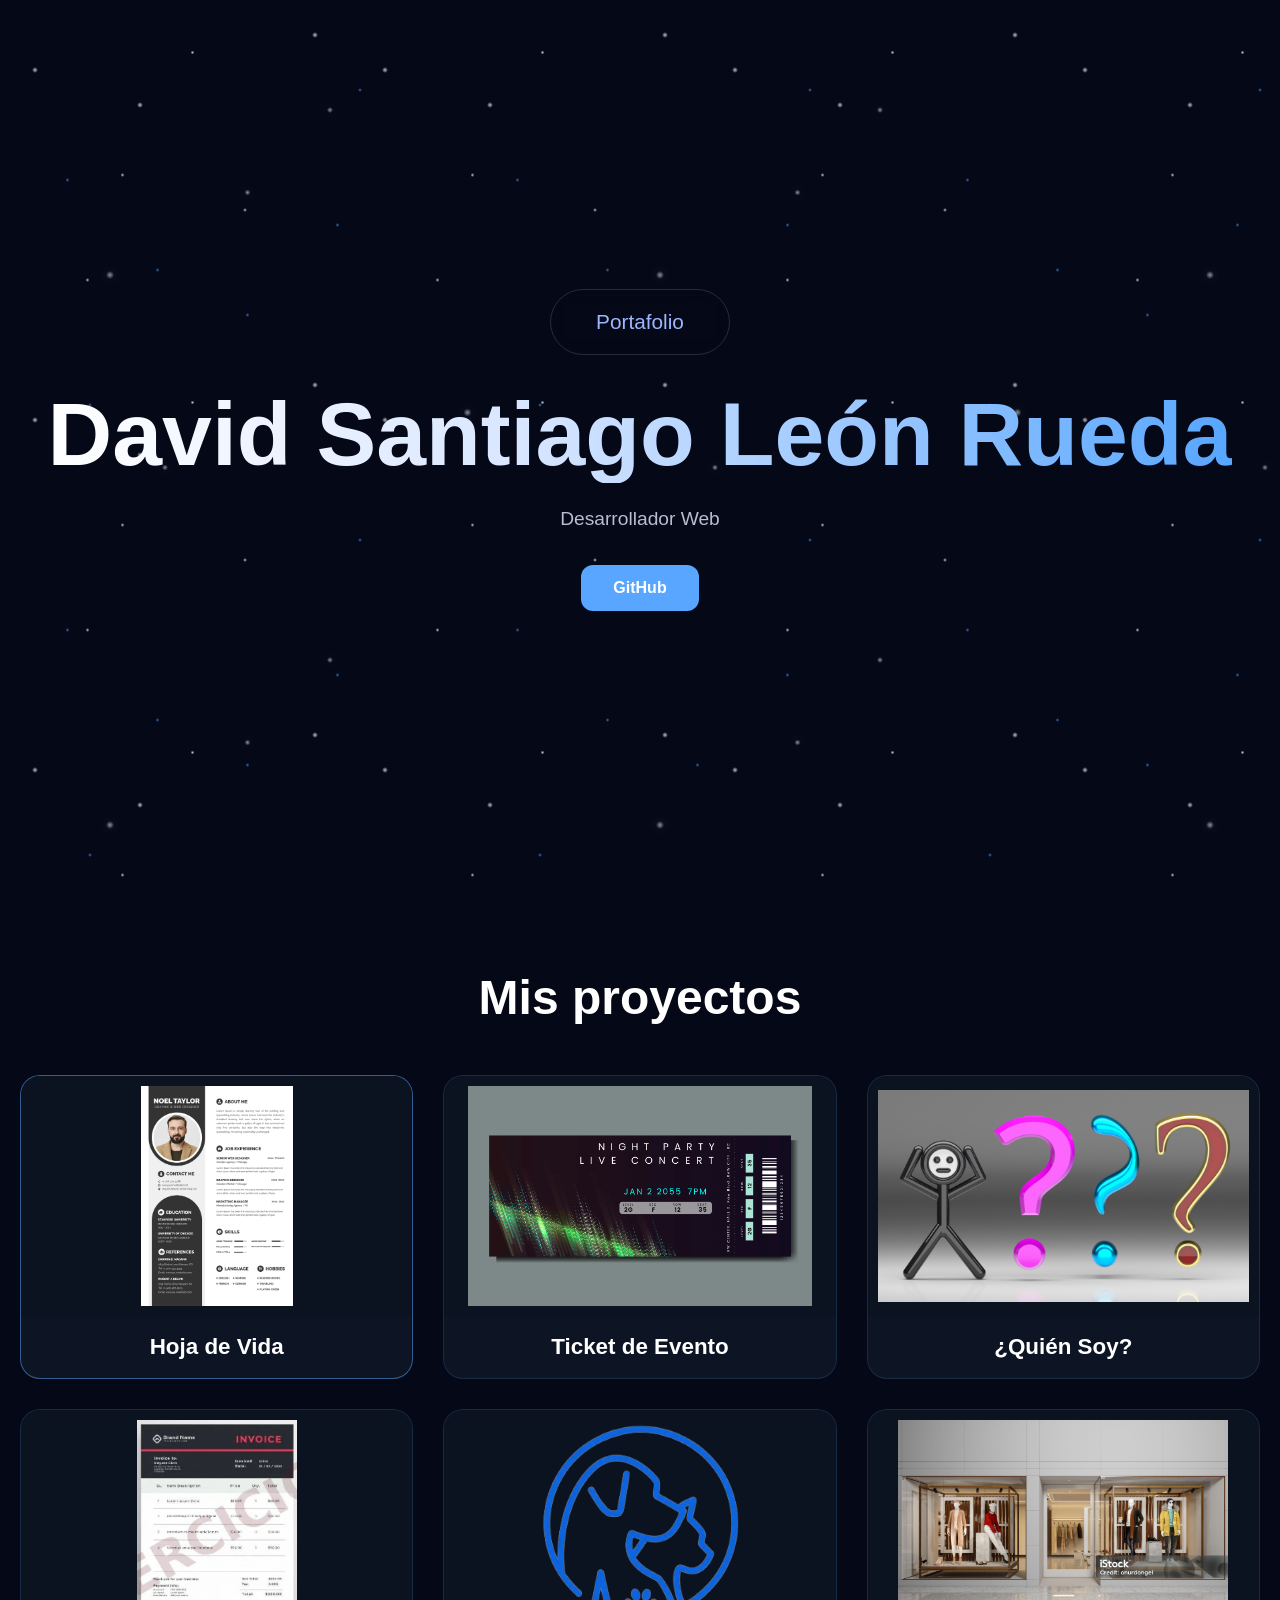
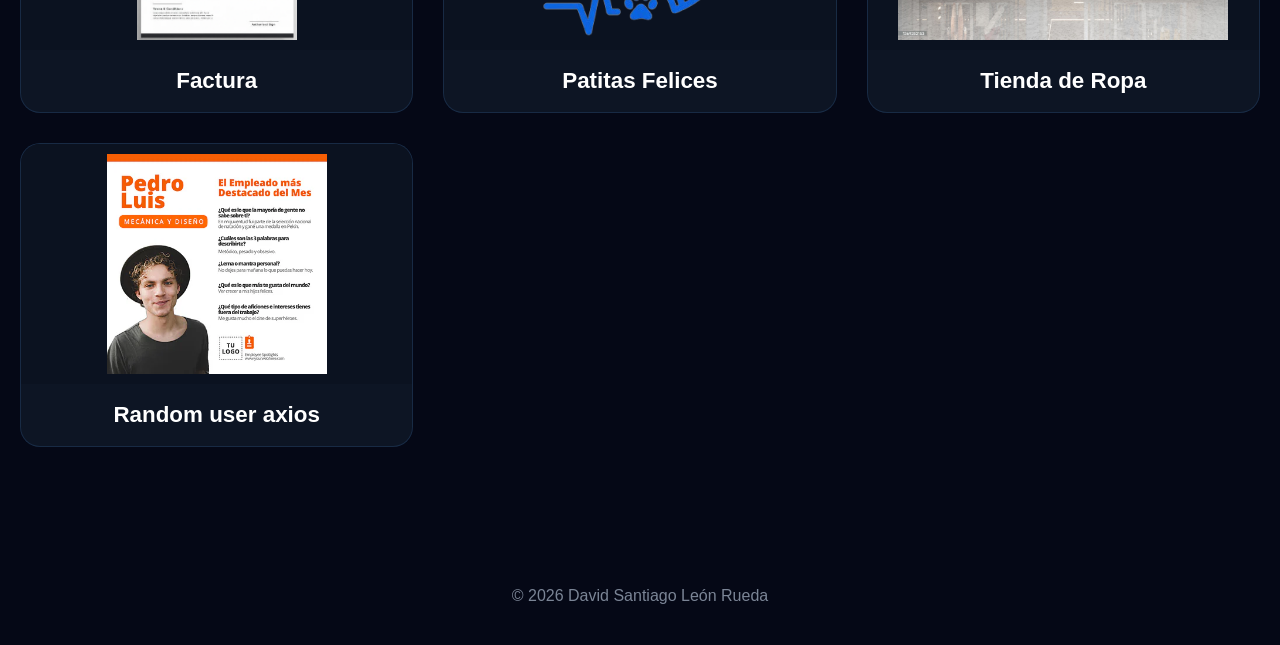
<file: index.html>
<!DOCTYPE html>
<html lang="es">
<head>
    <meta charset="UTF-8">
    <meta name="viewport" content="width=device-width, initial-scale=1.0">
    <title>Portafolio | David Santiago León Rueda</title>
    <link rel="stylesheet" href="style.css">
</head>
<body>

    <!-- FONDO ESPACIAL -->
    <div class="stars"></div>
    <div class="stars2"></div>
    <div class="stars3"></div>

    <!-- HERO -->
    <section id="hero">

        <span class="badge">
            Portafolio
        </span>

        <h1>
            David Santiago León Rueda
        </h1>

        <p>
            Desarrollador Web
        </p>

        <a
            href="https://github.com/xLeonGamesX"
            target="_blank"
            class="github-btn"
        >
            GitHub
        </a>

    </section>

    <!-- PROYECTOS -->
    <section id="proyectos">

        <h2>Mis proyectos</h2>

        <div class="grid">

            <article class="card destacado">
                <a href="./Hoja de vida/index.html">
                    <div class="img-container">
                        <img src="./imagenes/Hoja_vida.jpg" alt="Hoja de Vida">
                    </div>
                </a>
                <div class="contenido">
                    <h3>Hoja de Vida</h3>
                </div>
            </article>

            <article class="card">
                <a href="./Ticket de evento/index.html">
                    <div class="img-container">
                        <img src="./imagenes/Ticket.jpg" alt="Ticket">
                    </div>
                </a>
                <div class="contenido">
                    <h3>Ticket de Evento</h3>
                </div>
            </article>

            <article class="card">
                <a href="./Quien soy/index.html">
                    <div class="img-container">
                        <img src="./imagenes/quien soy.jpg" alt="Quién Soy">
                    </div>
                </a>
                <div class="contenido">
                    <h3>¿Quién Soy?</h3>
                </div>
            </article>

            <article class="card">
                <a href="./Galeria de facturas/index.html">
                    <div class="img-container">
                        <img src="./imagenes/Factura.png" alt="Factura">
                    </div>
                </a>
                <div class="contenido">
                    <h3>Factura</h3>
                </div>
            </article>

            <article class="card">
                <a href="./PatitasFelices/index.html">
                    <div class="img-container">
                        <img src="./imagenes/log_veterinaria.png" alt="Veterinaria">
                    </div>
                </a>
                <div class="contenido">
                    <h3>Patitas Felices</h3>
                </div>
            </article>

            <article class="card">
                <a href="./Tienda_ropa/index.html">
                    <div class="img-container">
                        <img src="./imagenes/tienda_ropa.jpg" alt="Tienda de Ropa">
                    </div>
                </a>
                <div class="contenido">
                    <h3>Tienda de Ropa</h3>
                </div>
            </article>

            <article class="card">
                <a href="./RandomUserAxios/index.html">
                    <div class="img-container">
                        <img src="./imagenes/TarjetaPresentacion.JPG" alt="Random user ">
                    </div>
                </a>
                <div class="contenido">
                    <h3>Random user axios</h3>
                </div>
            </article>

        </div>

    </section>

    <footer>
        © 2026 David Santiago León Rueda
    </footer>

</body>
</html>
</file>
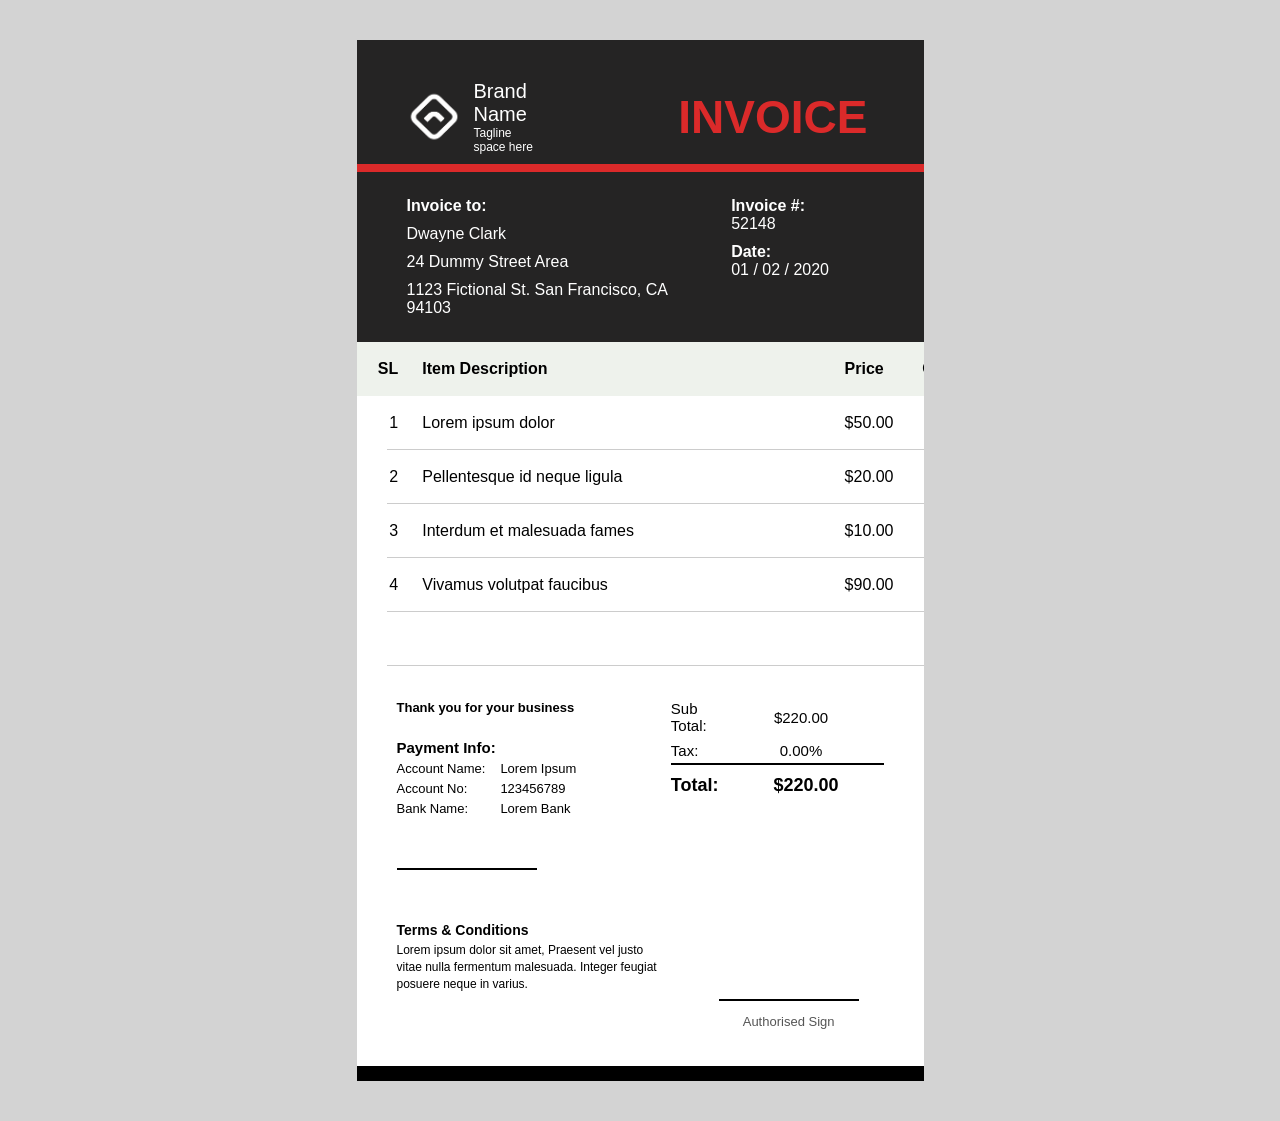
<file: Galeria de facturas/index.html>
<!DOCTYPE html>
<html lang="en">
<head>
<meta charset="UTF-8">
<meta name="viewport" content="width=device-width, initial-scale=1.0">
<title>Factura</title>

<style>

body{
    margin: 0;
    display: flex;
    justify-content: center;
    background-color: lightgrey;
    padding: 40px 10px;
    font-family: sans-serif;
}

.contenedor_principal{
    width: 45%;
    max-width: 1050px;
    background-color: white;
}

.encabezado{
    display: grid;
    grid-template-columns: 1fr 1fr 1fr;
    align-items: center;
    background-color: rgb(37, 36, 36);
    border-bottom: 8px solid rgb(219, 42, 42);
    padding-left: 40px;
    padding-right: 40px;
    padding-top: 40px;
    padding-bottom: 10px;
}

.encabezado_izquierda{
    display: flex;
    align-items: center;
    gap: 10px;
    color: white;
}

.encabezado_izquierda img{
    width: 60px;
    padding-left: 7px;
}

.texto-brand p{
    margin: 0;
    font-size: 20px;
}

.encabezado_derecha{
    text-align: right;
    font-size: 46px;
    color: rgb(219, 42, 42);
    font-weight: bold;
    padding-right: 16px;
}

.factura{
    display: grid;
    grid-template-columns: 2fr 1fr;
    padding: 15px 30px;
    background-color: rgb(37, 36, 36);
    color:white;
    padding-left: 40px;
    padding-right: 40px;
}

.bloque_izquierdo p,
.bloque_derecho p{
    margin: 10px ;
}

.label{
    display: inline-block;
    width: 100px;
}

.valor{
    display: inline-block;
}

.cuerpo_factura{
    background-color: white;
}

table{
    width: 100%;
    border-collapse: collapse;
}

thead{
    background-color: #eef2ec;
}

thead td{
    padding: 20px;
    font-weight: bold;
}

.tabla_productos {
  width: 100%;
  border-collapse: collapse;
}

.tabla_productos td {
  padding: 18px 12px;
}

.tabla_productos tbody tr {
  background: linear-gradient(
    to right,
    transparent 30px,              
    #ccc 30px,
    #ccc calc(100% - 45px),        
    transparent calc(100% - 45px)
  ) bottom / 100% 1px no-repeat;
}

.centrar{
    text-align: center;
}

tbody td{
    padding: 15px;
}

.tabla_productos{
    min-width: 700px;
    padding-top: 40px;
}

.tabla_scroll{
    width: 100%;
    overflow-x: auto;
    -webkit-overflow-scrolling: touch;
    padding-bottom: 10px;
}

.sl{
    text-align: right;
}

.informacion_pago{
    display: grid;
    grid-template-columns: 1.5fr 1fr;
    padding: 20px 40px;
}

.info_pago{
    font-size: 15px;
}

.pago_izquierda{
    font-size: 14px;
}

.pago_izquierda p{
    margin: 4px 0;
}

.pago_izquierda span{
    font-size: 13px;
}

#business{
    font-size: 13px;
}

.pago_derecha table{
    width: 100%;
}

.pago_derecha td{
    padding: 4px 0;
    font-size: 15px;
}

.pago_derecha strong{
    font-size: 18px;
}

#total_pago{
    padding-left: 55px;
}

.total_numero{
    text-align: center;
}

.linea_arriba td{
    border-top: 2px solid #000;
    padding-top: 10px;
    font-size: 16px;
}

.contenedor_firma{
    display: flex;
    flex-direction: column;
    align-items: flex-end;
    margin-top: 20px; 
    padding-top: 175px;
    padding-right: 25px;
}

.linea_firma{
    width: 130px;
    border-top: 2px solid black;
    padding-left: 10px;
}

.firma{
    font-size: 13px;
    color: #555;
    margin-right: 24px; 
}

.barra_negra{
    height: 15px;
    background-color: black;
}

@media (max-width: 1110px){

    .contenedor_principal{
        width: 50%;
    }

    .encabezado{
        grid-template-columns: 1fr;
        padding: 20px;
    }

    .encabezado_derecha{
        font-size: 32px;
        padding-right: 13px;
    }

    .factura{
        grid-template-columns: 1fr;
        gap: 10px;
    }

    .tabla_productos tbody tr {
        background: linear-gradient(
            to right,
            transparent 35px,              
            #ccc 35px,
            #ccc calc(100% - 25px),        
            transparent calc(100% - 25px)
        ) bottom / 100% 1px no-repeat;
    }

    .informacion_pago{
        padding: 25px;
        grid-template-columns: 1.5fr 1fr;
        gap: 20px;
    }

    tbody td{
        padding: 14px;
        font-size: 14px;
    }
}

@media (max-width:900px){
    .contenedor_principal{
        width: 60%;
    }
}

@media (max-width:800px){
    .contenedor_principal{
        width: 70%;
    }
}


@media (max-width: 768px){

    .contenedor_principal{
        width: 78%;
    }

    .encabezado{
        grid-template-columns: 1fr;
        text-align: center;
    }

    .tabla_productos tbody tr {
        background: linear-gradient(
            to right,
            transparent 30px,              
            #ccc 30px,
            #ccc calc(100% - 25px),        
            transparent calc(100% - 25px)
        ) bottom / 100% 1px no-repeat;
    }

    .factura{
        grid-template-columns: 1fr;
    }

    .informacion_pago{
        grid-template-columns: 1fr;
        gap: 25px;
    }

    .encabezado_derecha{
        text-align: right;
        padding-right: 9px;
    }

    .contenedor_firma{
        align-items: flex-start;
        padding-top: 30px;
    }

    tbody td{
        font-size: 13px;
    }
}

@media (max-width:600px){
    .contenedor_principal{
        width: 85%;
    }

    .tabla_productos tbody tr {
        background: linear-gradient(
            to right,
            transparent 35px,              
            #ccc 35px,
            #ccc calc(100% - 35px),       
            transparent calc(100% - 35px)
        ) bottom / 100% 1px no-repeat;
    }

    .encabezado_derecha{
        text-align: right;
        padding-right: 6px;
    }
}

@media (max-width:500px){
    .contenedor_principal{
        width: 90%;
    }

    .tabla_productos tbody tr {
        background: linear-gradient(
            to right,
            transparent 35px,              
            #ccc 35px,
            #ccc calc(100% - 30px),        
            transparent calc(100% - 30px)
        ) bottom / 100% 1px no-repeat;
    }

    .encabezado_derecha{
        text-align: right;
        padding-right: 3px;
    }
}

@media (max-width:400px){
    .contenedor_principal{
        width: 95%;
    }

    .encabezado_derecha{
        text-align: right;
        padding-right: 3px;
    }
}


</style>
</head>

<body>

<div class="contenedor_principal">

    <div class="encabezado">
        <div class="encabezado_izquierda">
            <img src="../imagenes/logo_fact.png" alt="logo">
            <div class="texto-brand">
                <p>Brand Name</p>
                <p style="font-size:12px;">Tagline space here</p>
            </div>
        </div>

        <div></div>

        <div class="encabezado_derecha">
            INVOICE
        </div>
    </div>

    <div class="factura">
        <div class="bloque_izquierdo">
            <p><strong>Invoice to:</strong></p>
            <p>Dwayne Clark</p>
            <p>24 Dummy Street Area</p>
            <p>1123 Fictional St. San Francisco, CA 94103</p>
        </div>

        <div class="bloque_derecho">
            <p>
                <span class="label"><strong>Invoice #:</strong></span>
                <span class="valor">52148</span>
            </p>

            <p>
                <span class="label"><strong>Date:</strong></span>
                <span class="valor">01 / 02 / 2020</span>
            </p>
        </div>
    </div>

    <div class="cuerpo_factura">
        <div class="tabla_scroll">
            <table class="tabla_productos">

                <colgroup>
                    <col style="width: 7%;">
                    <col style="width: 55%;">
                    <col style="width: 7%;">
                    <col style="width: 5%;">
                    <col style="width: 12%;">
                </colgroup>

                <thead>
                    <tr>
                        <td class="sl">SL</td>
                        <td>Item Description</td>
                        <td>Price</td>
                        <td>Qty</td>
                        <td>Total</td>
                    </tr>
                </thead>

                <tbody>
                    <tr>
                        <td class="sl"><div class="celda">1</div></td>
                        <td><div class="celda">Lorem ipsum dolor</div></td>
                        <td><div class="celda">$50.00</div></td>
                        <td class="centrar"><div class="celda">1</div></td>
                        <td><div class="celda">$50.00</div></td>
                    </tr>

                    <tr>
                        <td class="sl"><div class="celda">2</div></td>
                        <td><div class="celda">Pellentesque id neque ligula</div></td>
                        <td><div class="celda">$20.00</div></td>
                        <td class="centrar"><div class="celda">3</div></td>
                        <td><div class="celda">$60.00</div></td>
                    </tr>

                    <tr>
                        <td class="sl"><div class="celda">3</div></td>
                        <td><div class="celda">Interdum et malesuada fames</div></td>
                        <td><div class="celda">$10.00</div></td>
                        <td class="centrar"><div class="celda">2</div></td>
                        <td><div class="celda">$20.00</div></td>
                    </tr>

                    <tr>
                        <td class="sl"><div class="celda">4</div></td>
                        <td><div class="celda">Vivamus volutpat faucibus</div></td>
                        <td><div class="celda">$90.00</div></td>
                        <td class="centrar"><div class="celda">1</div></td>
                        <td><div class="celda">$90.00</div></td>
                    </tr>
                    <tr>
                        <td class="sl"><div class="celda">‎</div></td>
                        <td><div class="celda">‎</div></td>
                        <td><div class="celda">‎</div></td>
                        <td><div class="celda">‎</div></td>
                        <td><div class="celda">‎</div></td>
                    </tr>
                    
                </tbody>
            </table>
        </div>
        <div class="informacion_pago">

            <div class="pago_izquierda">
                <p id="business"><strong>Thank you for your business</strong></p>

                <br>

                <p class="info_pago"><strong>Payment Info:</strong></p>
                <p>
                    <span class="label">Account Name:</span>
                    <span class="valor"> Lorem Ipsum</span>
                </p>
                <p>
                    <span class="label">Account No:</span>
                    <span class="valor">123456789</span>
                </p>
                <p>
                    <span class="label">Bank Name:</span> 
                    <span class="valor">Lorem Bank</span>
                </p>

                <br><br>
                <br><div class="linea_firma"></div><br>
                <br><br>

                <p><strong>Terms & Conditions</strong></p>
                <p style="font-size:12px; line-height:1.4;">
                    Lorem ipsum dolor sit amet,
                    Praesent vel justo vitae nulla fermentum malesuada.
                    Integer feugiat posuere neque in varius.
                </p>
            </div>

            <div class="pago_derecha">
                <table>
                    <tr>
                        <td>Sub Total:</td>
                        <td class="total_numero">$220.00</td>
                    </tr>
                    <tr>
                        <td>Tax:</td>
                        <td class="total_numero">0.00%</td>
                    </tr>

                    <tr class="linea_arriba">
                        <td><strong>Total:</strong></td>
                        <td id="total_pago"><strong>$220.00</strong></td>
                    </tr>

                    <tr>
                        <td></td>
                        <td>
                            <div class="contenedor_firma">
                                <div class="linea_firma"></div>
                                <p class="firma">Authorised Sign</p>
                            </div>
                        </td>
                    </tr>

                </table>
            </div>

        </div>

    </div>

    <div class="barra_negra"></div>

</div>

</body>
</html>
</file>
<file: style.css>
/* =========================
   RESET
========================= */

*{
    margin:0;
    padding:0;
    box-sizing:border-box;
}

html{
    scroll-behavior:smooth;
}

body{
    background:#050816;
    color:white;
    font-family:"Segoe UI",sans-serif;
    overflow-x:hidden;
    position:relative;
}

/* =========================
   FONDO ESTRELLAS
========================= */

.stars,
.stars2,
.stars3{
    position:fixed;
    inset:0;
    pointer-events:none;
    z-index:-1;
}

.stars{
    background-image:
        radial-gradient(3px 3px at 10% 20%, #fff, transparent),
        radial-gradient(2px 2px at 25% 80%, #fff, transparent),
        radial-gradient(3px 3px at 40% 30%, #fff, transparent),
        radial-gradient(2px 2px at 70% 60%, #fff, transparent),
        radial-gradient(3px 3px at 90% 10%, #fff, transparent),
        radial-gradient(2px 2px at 55% 15%, #fff, transparent),
        radial-gradient(2px 2px at 35% 50%, #fff, transparent);

    background-size:350px 350px;
    animation:moveStars1 120s linear infinite;
    opacity:.75;
}

.stars2{
    background-image:
        radial-gradient(2px 2px at 15% 40%, #58a6ff, transparent),
        radial-gradient(2px 2px at 55% 70%, #58a6ff, transparent),
        radial-gradient(2px 2px at 80% 20%, #58a6ff, transparent),
        radial-gradient(2px 2px at 35% 60%, #58a6ff, transparent),
        radial-gradient(2px 2px at 75% 50%, #58a6ff, transparent),
        radial-gradient(2px 2px at 20% 90%, #58a6ff, transparent);

    background-size:450px 450px;
    animation:moveStars2 80s linear infinite reverse;
    opacity:.65;
}

.stars3{
    background-image:
        radial-gradient(4px 4px at 20% 50%, #ffffff, transparent),
        radial-gradient(3px 3px at 60% 20%, #ffffff, transparent),
        radial-gradient(4px 4px at 85% 75%, #ffffff, transparent),
        radial-gradient(3px 3px at 30% 85%, #ffffff, transparent),
        radial-gradient(3px 3px at 45% 35%, #ffffff, transparent);

    background-size:550px 550px;
    animation:moveStars3 50s linear infinite;
    opacity:.55;
    filter:drop-shadow(0 0 6px rgba(255,255,255,.6));
}

@keyframes moveStars1{
    from{transform:translateY(0);}
    to{transform:translateY(400px);}
}

@keyframes moveStars2{
    from{transform:translateY(0);}
    to{transform:translateY(600px);}
}

@keyframes moveStars3{
    from{transform:translateY(0);}
    to{transform:translateY(900px);}
}

/* =========================
   HERO
========================= */

#hero{
    min-height:100vh;
    display:flex;
    flex-direction:column;
    justify-content:center;
    align-items:center;
    text-align:center;
    padding:20px;
}

.badge{
    padding:20px 45px;
    border:1px solid rgba(255,255,255,.15);
    border-radius:999px;
    color:#9db7ff;
    margin-bottom:30px;
    backdrop-filter:blur(10px);
    font-size:1.3rem;
}

#hero h1{
    font-size:clamp(3rem,7vw,6.5rem);
    line-height:1.1;
    max-width:1200px;

    background:linear-gradient(
        90deg,
        #ffffff 0%,
        #d8e6ff 40%,
        #58a6ff 100%
    );

    -webkit-background-clip:text;
    -webkit-text-fill-color:transparent;
}

#hero p{
    margin-top:25px;
    color:#b6bfd0;
    font-size:1.2rem;
}

.github-btn{
    margin-top:35px;
    text-decoration:none;
    color:white;
    background:#58a6ff;
    padding:14px 32px;
    border-radius:12px;
    font-weight:600;
    transition:.3s;
}

.github-btn:hover{
    transform:translateY(-4px);
    box-shadow:0 0 25px rgba(88,166,255,.6);
}

/* =========================
   PROYECTOS
========================= */

#proyectos{
    max-width:1300px;
    margin:0 auto;
    padding:70px 20px 100px;
}

#proyectos h2{
    text-align:center;
    font-size:3rem;
    margin-bottom:50px;
}

/* AQUÍ ESTABA EL PROBLEMA */

.grid{
    display:grid;
    grid-template-columns:repeat(3, 1fr);
    gap:30px;
}

.card{
    background:rgba(16,24,39,.85);
    border:1px solid rgba(88,166,255,.15);
    border-radius:20px;
    overflow:hidden;
    backdrop-filter:blur(15px);
    transition:.35s;
    display:flex;
    flex-direction:column;
}

.card:hover{
    transform:translateY(-8px);
    box-shadow:0 20px 40px rgba(0,0,0,.4);
    border-color:rgba(88,166,255,.5);
}

/* CONTENEDOR DE IMAGEN */

.img-container{
    height:240px;
    display:flex;
    align-items:center;
    justify-content:center;
    padding:10px;
    background:#0b1220;
}

.img-container img{
    max-width:100%;
    max-height:100%;
    width:auto;
    height:auto;
    object-fit:contain;
    display:block;
}

.contenido{
    padding:18px;
}

.contenido h3{
    text-align:center;
    font-size:1.4rem;
}

.destacado{
    border-color:rgba(88,166,255,.5);
}

/* =========================
   FOOTER
========================= */

footer{
    text-align:center;
    padding:40px;
    color:#7b8596;
}

/* =========================
   RESPONSIVE
========================= */

@media (max-width:1024px){

    .grid{
        grid-template-columns:repeat(2,1fr);
    }

}

@media (max-width:768px){

    #hero h1{
        font-size:3rem;
    }

    #hero p{
        font-size:1rem;
    }

    .badge{
        font-size:1rem;
        padding:15px 30px;
    }

    #proyectos h2{
        font-size:2.2rem;
    }

    .grid{
        grid-template-columns:1fr;
    }

    .card img{
        height:200px;
    }

}
</file>
